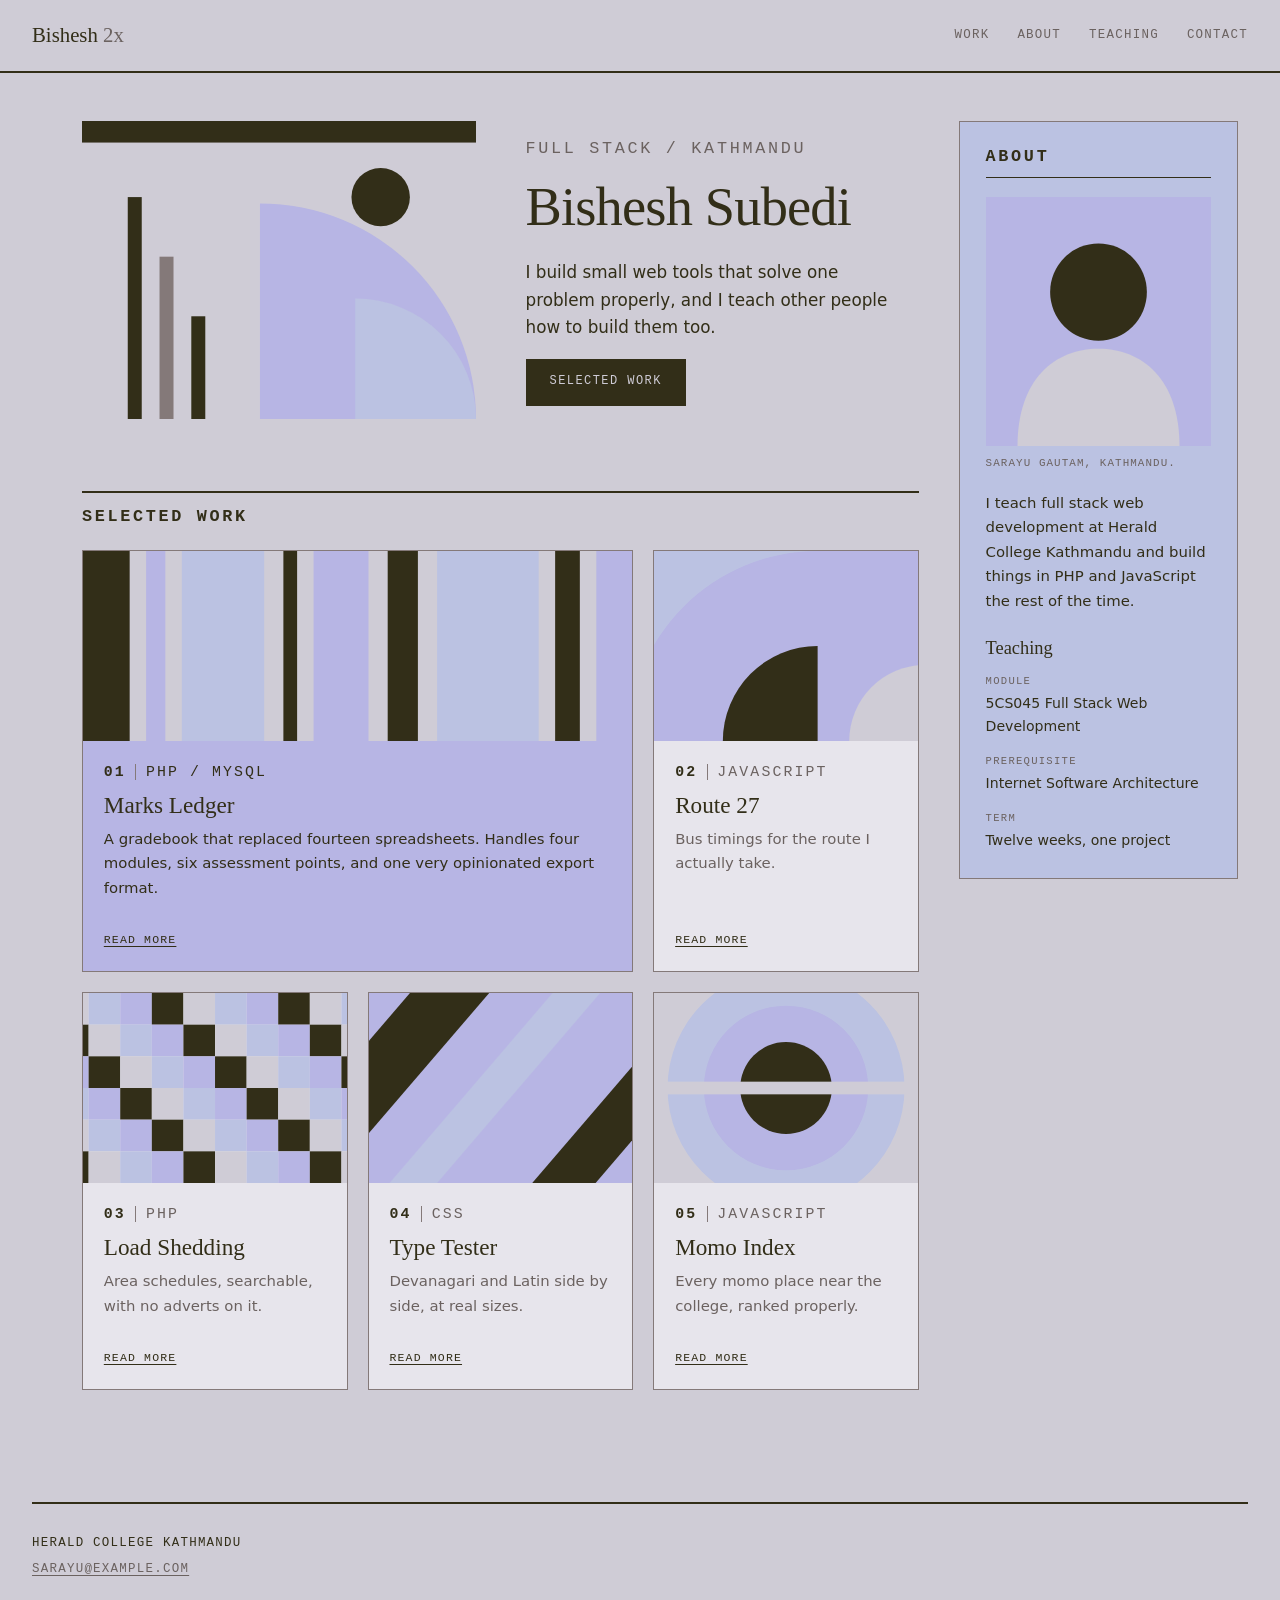
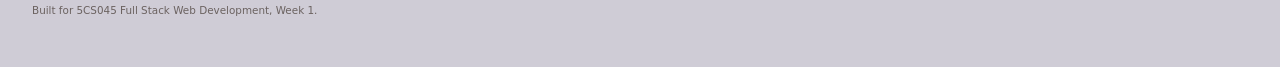
<file: tutorial/week-01/index.html>
<!DOCTYPE html>
<html lang="en">
<head>
  <meta charset="UTF-8">

  <!-- EXERCISE 10 -->
  <meta name="viewport" content="width=device-width, initial-scale=1.0">

  <title>Bishesh Subedi</title>
  <link rel="stylesheet" href="style.css">
</head>
<body>

  <header class="site-header">
    <nav>

      <a href="#" class="logo">Bishesh <span>2x</span></a>

      <ul class="nav-links">
        <li><a href="#work">Work</a></li>
        <li><a href="#about">About</a></li>
        <li><a href="#teaching">Teaching</a></li>
        <li><a href="#contact">Contact</a></li>
      </ul>
    </nav>
  </header>

  <main>

    <div class="content">

      <section class="hero">
        <img src="images/hero.svg" alt="Abstract geometric composition">
        <div class="hero-text">
          <p class="eyebrow">Full stack / Kathmandu</p>
          <h1>Bishesh Subedi</h1>
          <p>I build small web tools that solve one problem properly, and
             I teach other people how to build them too.</p>
          <a href="#work" class="button">Selected work</a>
        </div>
      </section>

      <section class="gallery-section" id="work">
        <h2>Selected work</h2>

        <div class="gallery">

          <article class="card feature">
            <img src="images/card-1.svg" alt="">
            <div class="card-body">
              <p class="card-meta"><span>01</span>PHP / MySQL</p>
              <h3>Marks Ledger</h3>
              <p>A gradebook that replaced fourteen spreadsheets. Handles
                 four modules, six assessment points, and one very
                 opinionated export format.</p>
              <a href="#" class="card-link">Read more</a>
            </div>
          </article>

          <article class="card">
            <img src="images/card-2.svg" alt="">
            <div class="card-body">
              <p class="card-meta"><span>02</span>JavaScript</p>
              <h3>Route 27</h3>
              <p>Bus timings for the route I actually take.</p>
              <a href="#" class="card-link">Read more</a>
            </div>
          </article>

          <article class="card">
            <img src="images/card-3.svg" alt="">
            <div class="card-body">
              <p class="card-meta"><span>03</span>PHP</p>
              <h3>Load Shedding</h3>
              <p>Area schedules, searchable, with no adverts on it.</p>
              <a href="#" class="card-link">Read more</a>
            </div>
          </article>

          <article class="card">
            <img src="images/card-4.svg" alt="">
            <div class="card-body">
              <p class="card-meta"><span>04</span>CSS</p>
              <h3>Type Tester</h3>
              <p>Devanagari and Latin side by side, at real sizes.</p>
              <a href="#" class="card-link">Read more</a>
            </div>
          </article>

          <article class="card">
            <img src="images/card-5.svg" alt="">
            <div class="card-body">
              <p class="card-meta"><span>05</span>JavaScript</p>
              <h3>Momo Index</h3>
              <p>Every momo place near the college, ranked properly.</p>
              <a href="#" class="card-link">Read more</a>
            </div>
          </article>

        </div>
      </section>

    </div>

    <aside id="about">
      <h2>About</h2>

      <figure>
        <img src="images/profile.svg" alt="Abstract portrait mark">
        <figcaption>Sarayu Gautam, Kathmandu.</figcaption>
      </figure>

      <p>I teach full stack web development at Herald College Kathmandu
         and build things in PHP and JavaScript the rest of the time.</p>

      <h3 id="teaching">Teaching</h3>
      <dl class="meta-list">
        <dt>Module</dt>
        <dd>5CS045 Full Stack Web Development</dd>
        <dt>Prerequisite</dt>
        <dd>Internet Software Architecture</dd>
        <dt>Term</dt>
        <dd>Twelve weeks, one project</dd>
      </dl>
    </aside>

  </main>

  <footer id="contact">
    <p>Herald College Kathmandu</p>
    <p class="footer-mail"><a href="#">sarayu@example.com</a></p>
    <small>Built for 5CS045 Full Stack Web Development, Week 1.</small>
  </footer>

</body>
</html>
</file>
<file: tutorial/week-01/style.css>
/* 5CS045 Week 1 Tutorial. Edit section B and section C only. */


/* SECTION A: GIVEN. DO NOT EDIT. */

:root {
  --ink:        #322E18;
  --stone:      #847979;
  --stone-text: #6B6260;
  --ground:     #CFCCD6;
  --surface:    #E7E5EC;
  --periwinkle: #BBC2E2;
  --lavender:   #B7B5E4;

  --serif: Georgia, "Iowan Old Style", "Times New Roman", serif;
  --mono:  ui-monospace, SFMono-Regular, Menlo, Consolas, monospace;
  --sans:  system-ui, "Segoe UI", Roboto, Helvetica, Arial, sans-serif;
}

*, *::before, *::after { box-sizing: border-box; }

body {
  margin: 0;
  padding: 0;
  font-family: var(--sans);
  font-size: 16px;
  line-height: 1.65;
  color: var(--ink);
  background: var(--ground);
}

img { max-width: 100%; display: block; }

h1, h2, h3 {
  font-family: var(--serif);
  font-weight: 400;
  line-height: 1.08;
  margin: 0 0 0.4em;
}
h1 { font-size: 3.4rem; letter-spacing: -0.015em; }
h2 { font-size: 1.05rem; font-family: var(--mono); text-transform: uppercase;
     letter-spacing: 0.16em; font-weight: 600; }
h3 { font-size: 1.45rem; }
p  { margin: 0 0 1em; }

a { color: var(--ink); text-underline-offset: 3px; }

.site-header {
  border-bottom: 2px solid var(--ink);
  padding: 0 2rem;
}

.logo {
  font-family: var(--serif);
  font-size: 1.3rem;
  text-decoration: none;
  padding: 1.15rem 0;
}
.logo span { color: var(--stone-text); }

.nav-links a {
  font-family: var(--mono);
  font-size: 0.78rem;
  text-transform: uppercase;
  letter-spacing: 0.1em;
  text-decoration: none;
  color: var(--stone-text);
  padding: 1.15rem 0;
  display: inline-block;
}
.nav-links a:hover { color: var(--ink); text-decoration: underline; }

main { padding: 3rem 2rem; max-width: 1180px; margin: 0 auto; }

.eyebrow {
  font-family: var(--mono);
  text-transform: uppercase;
  letter-spacing: 0.16em;
  font-size: 0.72rem;
  color: var(--stone-text);
  margin-bottom: 1rem;
}

.hero-text p { max-width: 34ch; font-size: 1.05rem; }
.hero img  { flex: 1; min-width: 0; }
.hero-text { flex: 1; min-width: 0; }

.button {
  display: inline-block;
  background: var(--ink);
  color: var(--ground);
  font-family: var(--mono);
  font-size: 0.75rem;
  text-transform: uppercase;
  letter-spacing: 0.12em;
  text-decoration: none;
  padding: 0.85rem 1.5rem;
}
.button:hover { background: var(--stone-text); }

.gallery-section { margin-top: 4.5rem; }
.gallery-section h2 { border-top: 2px solid var(--ink); padding-top: 0.9rem;
                      margin-bottom: 1.5rem; }

.card img { height: 190px; object-fit: cover; width: 100%; }

.card {
  background: var(--surface);
  border: 1px solid var(--stone);
  display: flex;
  flex-direction: column;
}
.card-body {
  padding: 1.2rem 1.3rem 1.4rem;
  display: flex;
  flex-direction: column;
  flex-grow: 1;
}
.card-body p { color: var(--stone-text); font-size: 0.93rem; }
.card-meta {
  font-family: var(--mono);
  font-size: 0.68rem;
  text-transform: uppercase;
  letter-spacing: 0.14em;
  color: var(--stone-text);
  margin-bottom: 0.5rem;
}
.card-meta span {
  color: var(--ink);
  font-weight: 600;
  border-right: 1px solid var(--stone);
  padding-right: 0.6rem;
  margin-right: 0.6rem;
}
.card-link {
  margin-top: auto;
  font-family: var(--mono);
  font-size: 0.72rem;
  text-transform: uppercase;
  letter-spacing: 0.1em;
  padding-top: 0.9rem;
}
.feature { background: var(--lavender); }
.feature .card-body p { color: var(--ink); }
.feature .card-meta   { color: var(--ink); }

aside {
  background: var(--periwinkle);
  border: 1px solid var(--stone);
  padding: 1.6rem;
  align-self: start;
}
aside h2 { border-bottom: 1px solid var(--ink); padding-bottom: 0.7rem;
           margin-bottom: 1.2rem; }
aside figure { margin: 0 0 1.1rem; }
aside figcaption {
  font-family: var(--mono);
  font-size: 0.68rem;
  text-transform: uppercase;
  letter-spacing: 0.1em;
  color: var(--stone-text);
  margin-top: 0.6rem;
}
aside p { font-size: 0.93rem; }
aside h3 { font-size: 1.15rem; margin-top: 1.6rem; }

.meta-list { margin: 0; font-size: 0.88rem; }
.meta-list dt {
  font-family: var(--mono);
  font-size: 0.66rem;
  text-transform: uppercase;
  letter-spacing: 0.12em;
  color: var(--stone-text);
  margin-top: 0.9rem;
}
.meta-list dd { margin: 0.1rem 0 0; }

footer {
  border-top: 2px solid var(--ink);
  margin: 4rem 2rem 0;
  padding: 1.8rem 0 3rem;
  font-family: var(--mono);
  font-size: 0.78rem;
  text-transform: uppercase;
  letter-spacing: 0.1em;
}
footer p { margin: 0 0 0.35rem; }
.footer-mail a { color: var(--stone-text); }
footer small {
  display: block;
  margin-top: 1.4rem;
  text-transform: none;
  letter-spacing: 0;
  font-family: var(--sans);
  color: var(--stone-text);
}


/* SECTION B: YOUR WORK */

/* EXERCISE 1 */
nav {
  display: flex;
  /* 1a */ justify-content: space-between;
  /* 1b */ align-items: center;
}

/* EXERCISE 2 */
.nav-links {
  list-style: none;
  padding: 0;
  margin: 0;
  /* 2a */ display: flex;
  gap: 1.75rem;
}

/* EXERCISE 3 */
.hero {
  /* 3a */ display: flex;
  /* 3b */ align-items: center;
  /* 3c */ gap: 50px;
}

/* EXERCISE 5 */
.gallery {
  display: grid;
  /* 5a */ grid-template-columns: repeat(3, 1fr);
  /* 5b */ gap: 20px;
}

/* EXERCISE 7 */
.feature {
  /* 7a */ grid-column: 1 / span 2 ;
}

/* EXERCISE 8 */
main {
  display: grid;
  /* 8a */ grid-template-columns: 75% 25%;
  gap: 2.5rem;
}


/* SECTION C: RESPONSIVE */

/* EXERCISE 11 */
@media (max-width: 768px) {

  main {
    /* 11a */ grid-template-columns: 1fr;
  }

  .gallery {
    /* 11b */ grid-template-columns: 1fr 1fr;
  }

  .feature {
    grid-column: span 2;
  }
}

@media (max-width: 480px) {

  .gallery {
    /* 11c */ grid-template-columns: 1fr;
  }

  .feature {
    grid-column: span 1;
  }

  nav {
    /* 11d */ flex-direction: column;
    gap: 0.5rem;
    padding-bottom: 0.75rem;
  }

  .hero {
    /* 11e */ flex-direction: column;
  }

  h1 { font-size: 1.9rem; }
  main { padding: 1.5rem 1rem; }
  .site-header { padding: 0 1rem; }
}
</file>
